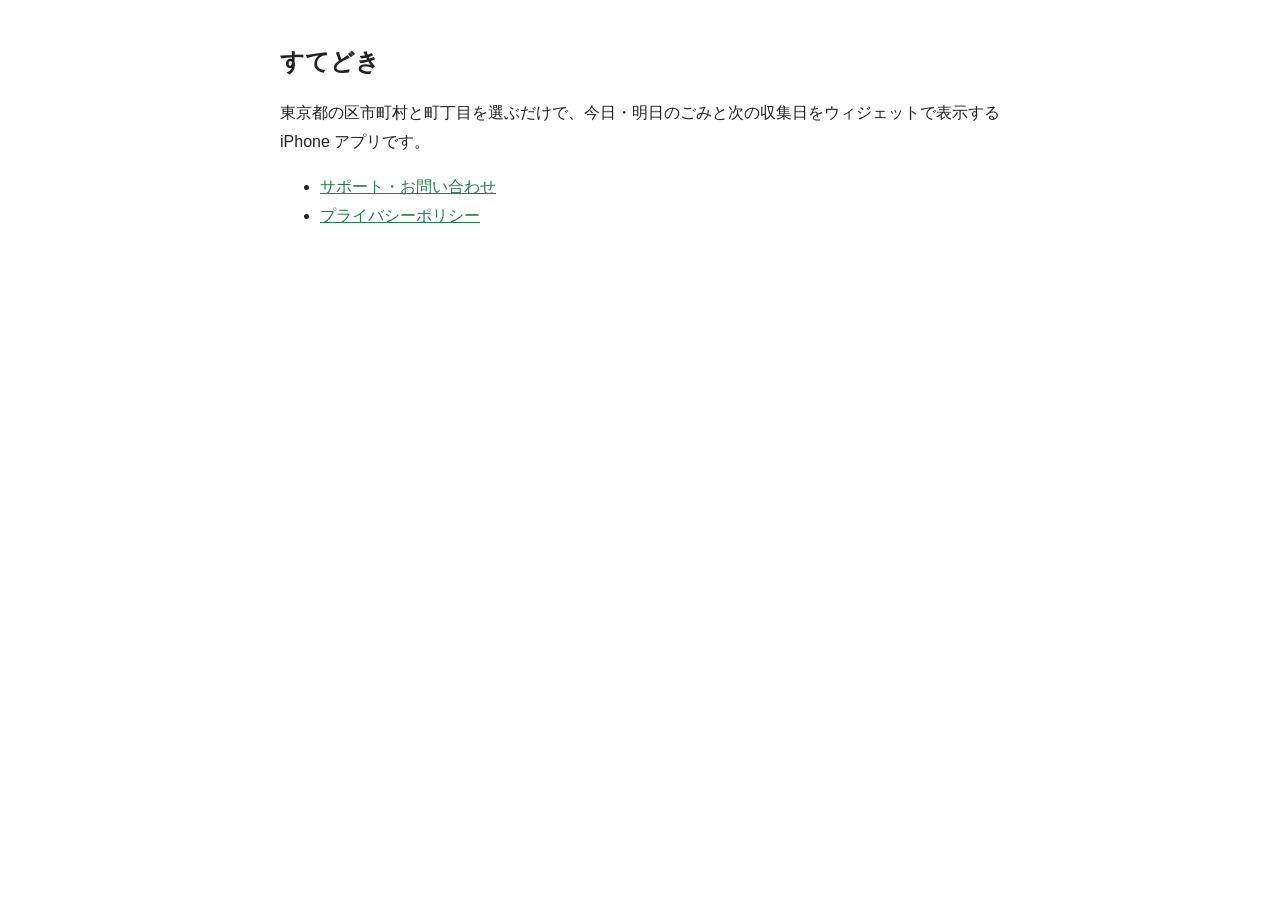
<file: index.html>
<!doctype html><html lang="ja"><head><meta charset="utf-8"><meta name="viewport" content="width=device-width,initial-scale=1"><title>すてどき</title><link rel="stylesheet" href="style.css"></head><body>
<h1>すてどき</h1>
<p>東京都の区市町村と町丁目を選ぶだけで、今日・明日のごみと次の収集日をウィジェットで表示する iPhone アプリです。</p>
<ul><li><a href="support.html">サポート・お問い合わせ</a></li><li><a href="privacy.html">プライバシーポリシー</a></li></ul>
</body></html>
</file>
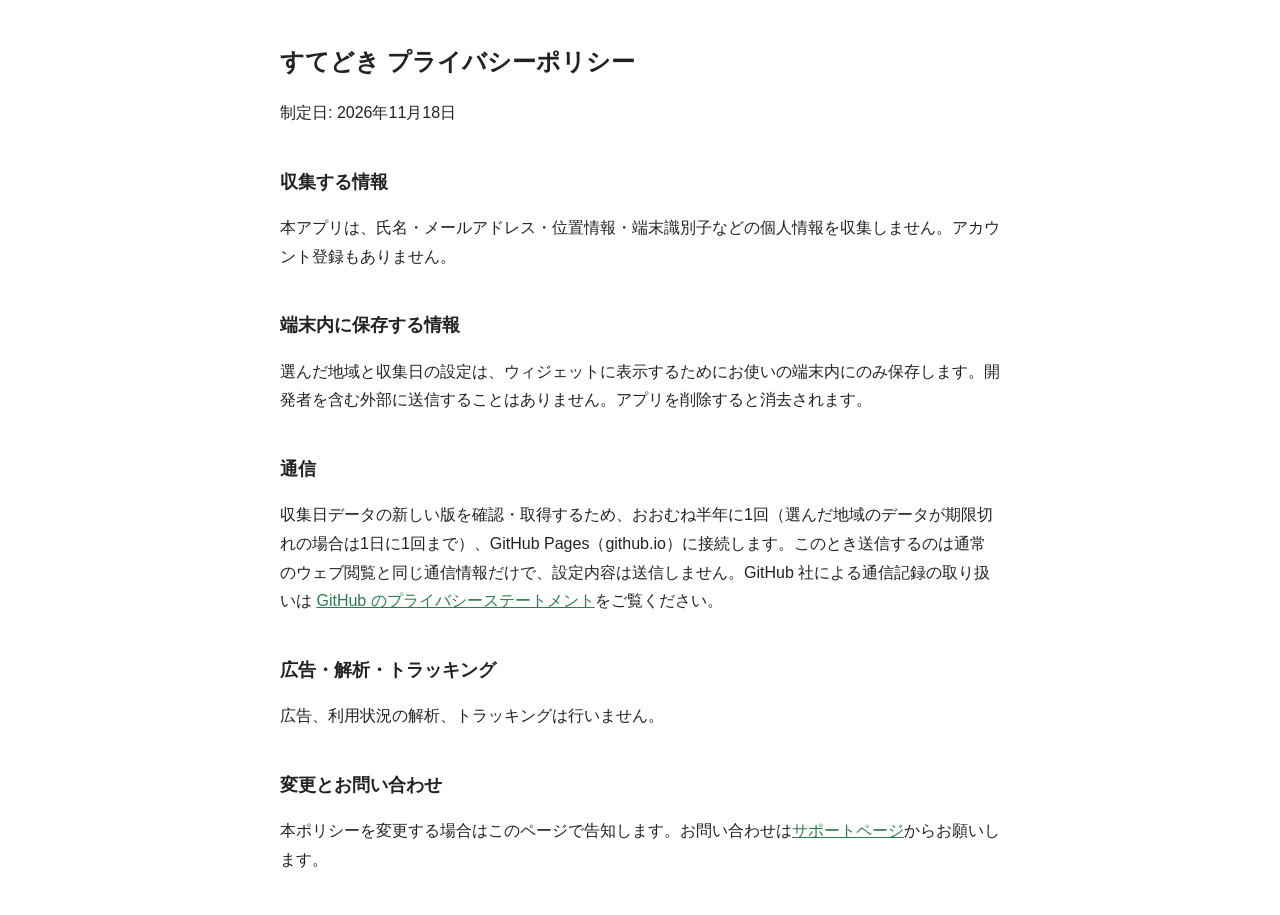
<file: privacy.html>
<!doctype html><html lang="ja"><head><meta charset="utf-8"><meta name="viewport" content="width=device-width,initial-scale=1"><title>すてどき プライバシーポリシー</title><link rel="stylesheet" href="style.css"></head><body>
<h1>すてどき プライバシーポリシー</h1>
<p>制定日: 2026年11月18日</p>
<h2>収集する情報</h2>
<p>本アプリは、氏名・メールアドレス・位置情報・端末識別子などの個人情報を収集しません。アカウント登録もありません。</p>
<h2>端末内に保存する情報</h2>
<p>選んだ地域と収集日の設定は、ウィジェットに表示するためにお使いの端末内にのみ保存します。開発者を含む外部に送信することはありません。アプリを削除すると消去されます。</p>
<h2>通信</h2>
<p>収集日データの新しい版を確認・取得するため、おおむね半年に1回（選んだ地域のデータが期限切れの場合は1日に1回まで）、GitHub Pages（github.io）に接続します。このとき送信するのは通常のウェブ閲覧と同じ通信情報だけで、設定内容は送信しません。GitHub 社による通信記録の取り扱いは <a href="https://docs.github.com/ja/site-policy/privacy-policies/github-general-privacy-statement">GitHub のプライバシーステートメント</a>をご覧ください。</p>
<h2>広告・解析・トラッキング</h2>
<p>広告、利用状況の解析、トラッキングは行いません。</p>
<h2>変更とお問い合わせ</h2>
<p>本ポリシーを変更する場合はこのページで告知します。お問い合わせは<a href="support.html">サポートページ</a>からお願いします。</p>
</body></html>
</file>
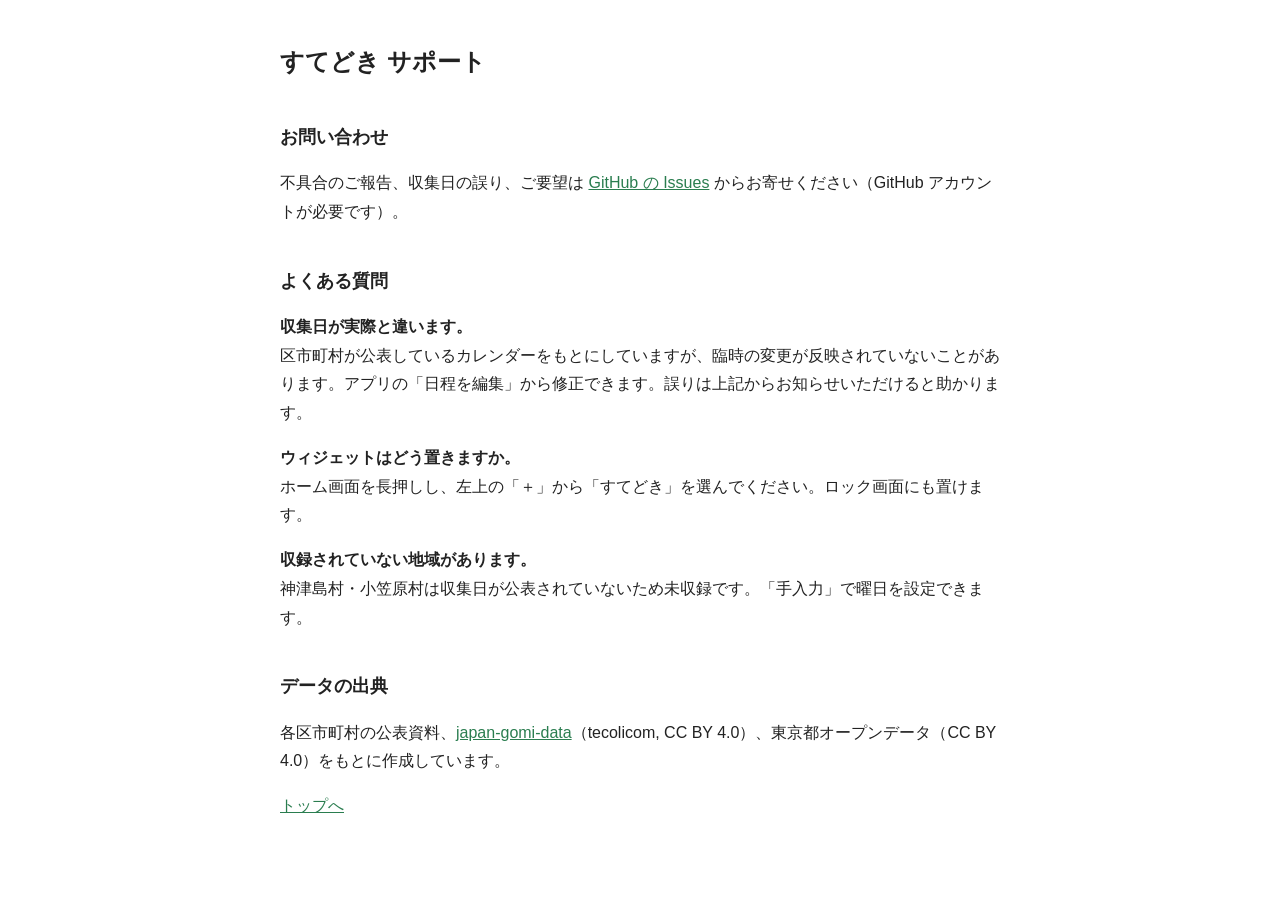
<file: support.html>
<!doctype html><html lang="ja"><head><meta charset="utf-8"><meta name="viewport" content="width=device-width,initial-scale=1"><title>すてどき サポート</title><link rel="stylesheet" href="style.css"></head><body>
<h1>すてどき サポート</h1>
<h2>お問い合わせ</h2>
<p>不具合のご報告、収集日の誤り、ご要望は <a href="https://github.com/izuminanami/sutedoki-data/issues">GitHub の Issues</a> からお寄せください（GitHub アカウントが必要です）。</p>
<h2>よくある質問</h2>
<p><b>収集日が実際と違います。</b><br>区市町村が公表しているカレンダーをもとにしていますが、臨時の変更が反映されていないことがあります。アプリの「日程を編集」から修正できます。誤りは上記からお知らせいただけると助かります。</p>
<p><b>ウィジェットはどう置きますか。</b><br>ホーム画面を長押しし、左上の「＋」から「すてどき」を選んでください。ロック画面にも置けます。</p>
<p><b>収録されていない地域があります。</b><br>神津島村・小笠原村は収集日が公表されていないため未収録です。「手入力」で曜日を設定できます。</p>
<h2>データの出典</h2>
<p>各区市町村の公表資料、<a href="https://github.com/tecolicom/japan-gomi-data">japan-gomi-data</a>（tecolicom, CC BY 4.0）、東京都オープンデータ（CC BY 4.0）をもとに作成しています。</p>
<p><a href="index.html">トップへ</a></p>
</body></html>
</file>
<file: style.css>
body{font-family:-apple-system,BlinkMacSystemFont,"Hiragino Sans",sans-serif;max-width:720px;margin:0 auto;padding:24px 16px;line-height:1.8;color:#222;background:#fff}
h1{font-size:1.5em}h2{font-size:1.15em;margin-top:2em}a{color:#2a7d4f}
@media (prefers-color-scheme:dark){body{color:#eee;background:#111}a{color:#7fd3a3}}
</file>
